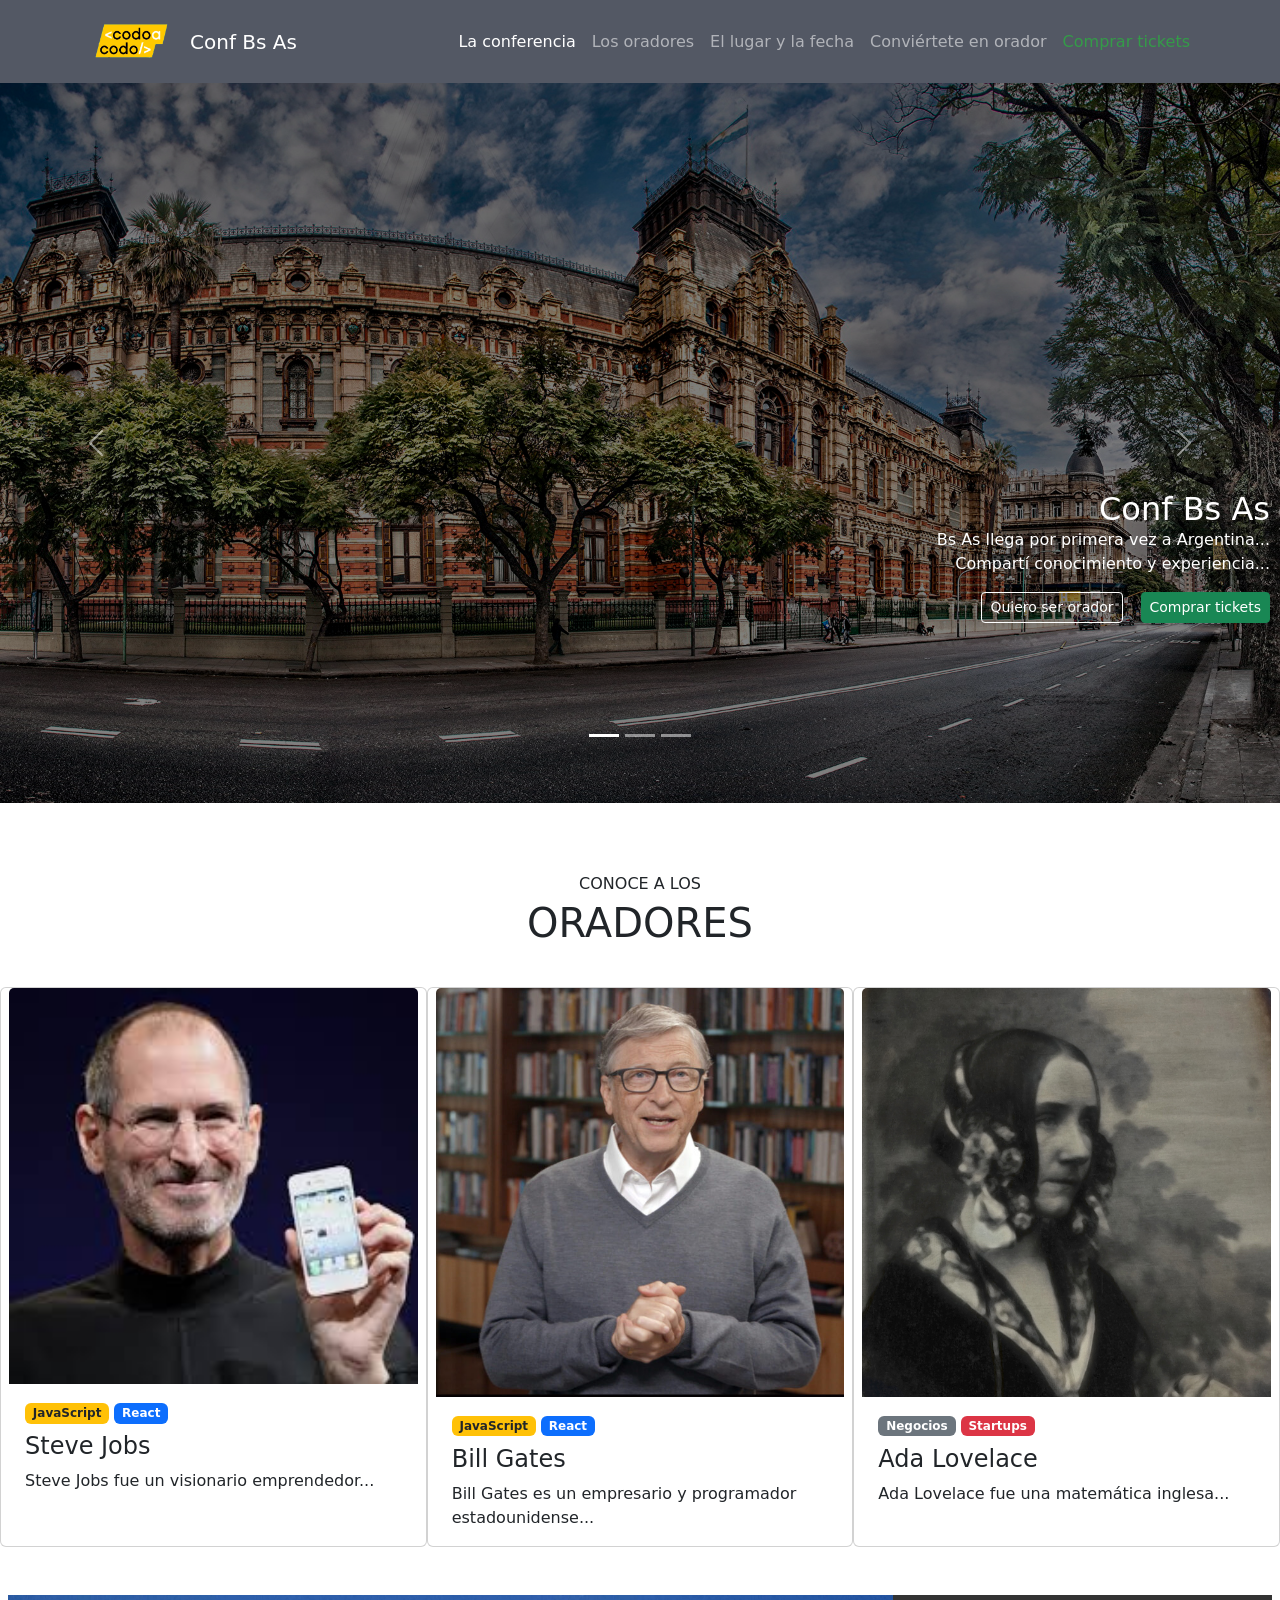
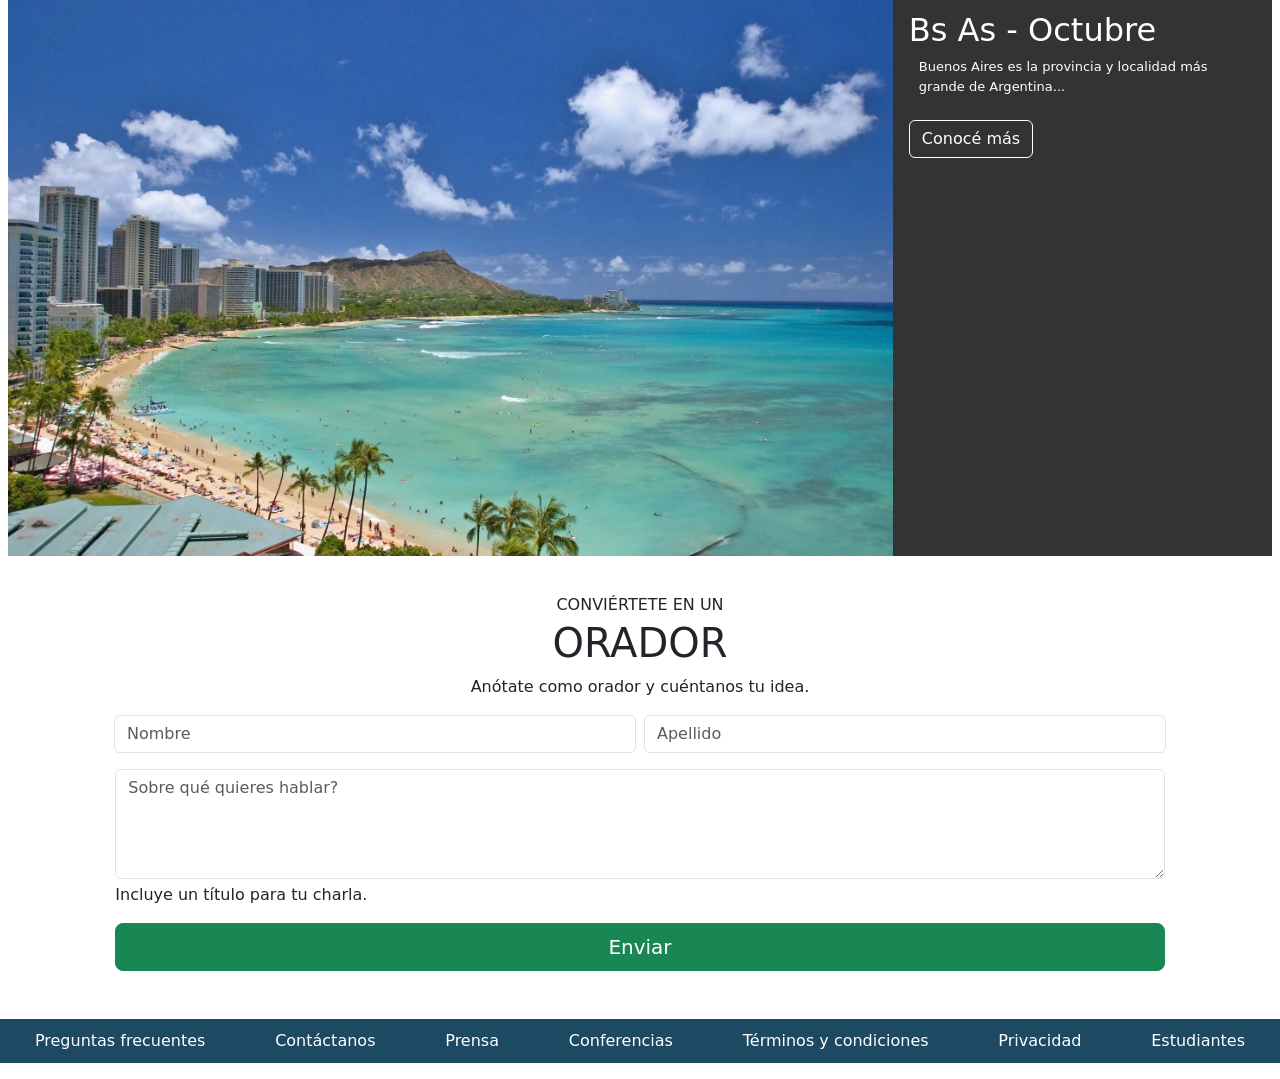
<file: index.html>
<!DOCTYPE html>
<html lang="es">

<head>
  <meta charset="UTF-8">
  <meta name="viewport" content="width=device-width, initial-scale=1.0">
  <link href="https://cdn.jsdelivr.net/npm/bootstrap@5.3.8/dist/css/bootstrap.min.css" rel="stylesheet"
    crossorigin="anonymous">

  <link rel="stylesheet" href="./css/style.css">
  <title>Trabajo Practico Integrador</title>
</head>

<body>

  <!-- ================= HEADER / NAV ================= -->

  <header>
    <nav class="cabeza navbar navbar-expand-lg navbar-dark">
      <div class="container">
        <a class="navbar-brand d-flex align-items-center gap-2" href="./index.html">
          <img class="imagenNavegador" src="./img/codoacodo.png" alt="Logo de codo a codo">
          Conf Bs As
        </a>

        <button class="navbar-toggler" type="button" data-bs-toggle="collapse" data-bs-target="#navbarNav"
          aria-controls="navbarNav" aria-expanded="false" aria-label="Toggle navigation">
          <span class="navbar-toggler-icon"></span>
        </button>

        <div class="collapse navbar-collapse justify-content-end" id="navbarNav">
          <ul class="navbar-nav">
            <li class="nav-item"><a class="nav-link active" href="#">La conferencia</a></li>
            <li class="nav-item"><a class="nav-link" href="#">Los oradores</a></li>
            <li class="nav-item"><a class="nav-link" href="#">El lugar y la fecha</a></li>
            <li class="nav-item"><a class="nav-link" href="#">Conviértete en orador</a></li>
            <li class="nav-item"><a class="comprarTickets nav-link" href="./pages/comprartickets.html">Comprar tickets</a></li>
          </ul>
        </div>
      </div>
    </nav>
  </header>

  <!-- ================= MAIN ================= -->

  <main>

    <!-- ===== CAROUSEL ===== -->

    <section>
      <div id="carouselExampleCaptions" class="carousel slide" data-bs-ride="carousel">

        <div class="carousel-indicators">
          <button type="button" data-bs-target="#carouselExampleCaptions" data-bs-slide-to="0" class="active"></button>
          <button type="button" data-bs-target="#carouselExampleCaptions" data-bs-slide-to="1"></button>
          <button type="button" data-bs-target="#carouselExampleCaptions" data-bs-slide-to="2"></button>
        </div>

        <div class="carousel-inner">

          <!-- Slide 1 -->
          <div class="carousel-item active">
            <img src="./img/ba1.jpg" class="d-block w-100 imagenCarousel" alt="Congreso">
            <div class="carousel-caption textoCaroselMargen">
              <h2 class="textoCarosel text-white">Conf Bs As</h2>
              <p class="textoCarosel">Bs As llega por primera vez a Argentina...</p>
              <p class="textoCarosel">Compartí conocimiento y experiencia...</p>
              <div class="mt-3 d-flex justify-content-end gap-2">
                <a class="btn margenBotones btn-sm text-white border border-white" href="#">Quiero ser orador</a>
                <a class="btn btn-sm text-white btn-success" href="./pages/comprartickets.html">Comprar tickets</a>
              </div>
            </div>
          </div>

          <!-- Slide 2 -->
          <div class="carousel-item">
            <img src="./img/ba2.jpg" class="d-block w-100 imagenCarousel" alt="Castillo">
            <div class="carousel-caption textoCaroselMargen">
              <h2 class="textoCarosel text-white">Conf Bs As</h2>
              <p class="textoCarosel">Bs As llega por primera vez a Argentina...</p>
              <p class="textoCarosel">Compartí conocimiento y experiencia...</p>
              <div class="mt-3 d-flex justify-content-end gap-2">
                <a class="btn margenBotones btn-sm text-white border border-white" href="#">Quiero ser orador</a>
                <a class="btn btn-sm text-white btn-success" href="./pages/comprartickets.html">Comprar tickets</a>
              </div>
            </div>
          </div>

          <!-- Slide 3 -->
          <div class="carousel-item">
            <img src="./img/ba3.jpg" class="d-block w-100 imagenCarousel" alt="Obelisco">
            <div class="carousel-caption textoCaroselMargen">
              <h2 class="textoCarosel text-white">Conf Bs As</h2>
              <p class="textoCarosel">Bs As llega por primera vez a Argentina...</p>
              <p class="textoCarosel">Compartí conocimiento y experiencia...</p>
              <div class="mt-3 d-flex justify-content-end gap-2">
                <a class="btn margenBotones btn-sm text-white border border-white" href="#">Quiero ser orador</a>
                <a class="btn btn-sm text-white btn-success" href="./pages/comprartickets.html">Comprar tickets</a>
              </div>
            </div>
          </div>

        </div>

        <button class="carousel-control-prev" type="button" data-bs-target="#carouselExampleCaptions" data-bs-slide="prev">
          <span class="carousel-control-prev-icon"></span>
        </button>

        <button class="carousel-control-next" type="button" data-bs-target="#carouselExampleCaptions" data-bs-slide="next">
          <span class="carousel-control-next-icon"></span>
        </button>

      </div>
    </section>

    <!-- ===== ORADORES ===== -->

    <section class="mt-5">
      <h1 class="text-center">
        <span class="tituloPrincipal">CONOCE A LOS</span><br>ORADORES
      </h1>

      <div class="row justify-content-center mt-4 g-3 px-2">

        <div class="card col-12 col-md-4">
          <img src="./img/steve.jpg" class="card-img-top" alt="Steve Jobs">
          <div class="card-body">
            <span class="badge bg-warning text-dark">JavaScript</span>
            <span class="badge bg-primary">React</span>
            <h4 class="card-title mt-2">Steve Jobs</h4>
            <p class="card-text">Steve Jobs fue un visionario emprendedor...</p>
          </div>
        </div>

        <div class="card col-12 col-md-4">
          <img src="./img/bill.jpg" class="card-img-top" alt="Bill Gates">
          <div class="card-body">
            <span class="badge bg-warning text-dark">JavaScript</span>
            <span class="badge bg-primary">React</span>
            <h4 class="card-title mt-2">Bill Gates</h4>
            <p class="card-text">Bill Gates es un empresario y programador estadounidense...</p>
          </div>
        </div>

        <div class="card col-12 col-md-4">
          <img src="./img/ada.jpeg" class="card-img-top" alt="Ada Lovelace">
          <div class="card-body">
            <span class="badge bg-secondary">Negocios</span>
            <span class="badge bg-danger">Startups</span>
            <h4 class="card-title mt-2">Ada Lovelace</h4>
            <p class="card-text">Ada Lovelace fue una matemática inglesa...</p>
          </div>
        </div>

      </div>
    </section>

    <!-- ===== PLAYA ===== -->

    <section class="mt-5">
      <div class="imagenPlaya mb-4 px-2">
        <img src="./img/honolulu.jpg" class="imagenPlayaPrincipal" alt="Playa">
        <div class="fondoPlaya p-3">
          <h2 class="text-white">Bs As - Octubre</h2>
          <p class="text-white textoPlaya">
            Buenos Aires es la provincia y localidad más grande de Argentina...
          </p>
          <button class="btn btn-outline text-white border-white mt-2">Conocé más</button>
        </div>
      </div>
    </section>

    <!-- ===== FORMULARIO ===== -->

    <section class="mt-4 mb-5 px-2">
      <h2 class="text-center">
        <span class="tituloPrincipal">CONVIÉRTETE EN UN</span><br>
        <span class="tituloSecundario">ORADOR</span>
      </h2>

      <p class="text-center">Anótate como orador y cuéntanos tu idea.</p>

      <form>

        <div class="row justify-content-center g-2">
          <div class="col-12 col-sm-5">
            <input type="text" class="form-control" placeholder="Nombre">
          </div>
          <div class="col-12 col-sm-5">
            <input type="text" class="form-control" placeholder="Apellido">
          </div>
        </div>

        <div class="row justify-content-center mt-3">
          <div class="col-12 col-sm-10">
            <textarea class="form-control" rows="4" placeholder="Sobre qué quieres hablar?"></textarea>
            <p class="mt-1">Incluye un título para tu charla.</p>
          </div>
        </div>

        <div class="row justify-content-center">
          <div class="col-12 col-sm-10">
            <button type="button" class="btn btn-success btn-lg w-100">Enviar</button>
          </div>
        </div>

      </form>
    </section>

  </main>

  <!-- ================= FOOTER ================= -->

  <footer class="mt-4">
    <ul class="pie">
      <li><a class="pieDecoracion" href="#">Preguntas frecuentes</a></li>
      <li><a class="pieDecoracion" href="#">Contáctanos</a></li>
      <li><a class="pieDecoracion" href="#">Prensa</a></li>
      <li><a class="pieDecoracion" href="#">Conferencias</a></li>
      <li><a class="pieDecoracion" href="#">Términos y condiciones</a></li>
      <li><a class="pieDecoracion" href="#">Privacidad</a></li>
      <li><a class="pieDecoracion" href="#">Estudiantes</a></li>
    </ul>
  </footer>

  <script src="https://cdn.jsdelivr.net/npm/bootstrap@5.3.8/dist/js/bootstrap.bundle.min.js"></script>

</body>
</html>
</file>
<file: css/style.css>
/* === RESET === */
* {
  margin: 0;
  padding: 0;
  box-sizing: border-box;
}

html, body {
  overflow-x: hidden;
}

body {
  scroll-behavior: smooth;
}

/* === NAVBAR === */
.imagenNavegador { width: 100px; }
.cabeza { background-color: #535864; }
.comprarTickets { color: rgb(52,155,72); }

/* === CAROUSEL === */
.imagenCarousel { filter: brightness(50%); }

.carousel-caption {
  left: 0 !important;
  right: 0 !important;
  width: 100%;
  padding: 0 10px !important;
  text-align: center !important;
}

.textoCarosel { text-align: right; margin: 0; }
.margenBotones { margin-right: 10px; }
.textoCaroselMargen { margin-bottom: 100px; }

.carousel { overflow: hidden; }
.carousel-inner { display: flex; transition: transform 0.5s ease; }

/* === BREAKPOINTS === */
@media (max-width: 725px) {
  .textoCarosel { font-size: 10px; }
  .textoCaroselMargen { margin: 0; }
}

@media (max-width: 450px) {
  .textoCarosel { font-size: 6px; }
}

/* === TITULOS === */
.tituloPrincipal { font-size: medium; }
.tituloSecundario { font-size: 40px; }

/* === SECCION PLAYA === */
.imagenPlaya {
  width: 100%;
  display: flex;
  flex-direction: row;
  overflow: hidden;
}

.imagenPlaya img {
  max-width: 100%;
  display: block;
}

.imagenPlayaPrincipal { width: 70%; }

@media (max-width: 600px) {
  .imagenPlaya { flex-direction: column; }
  .imagenPlayaPrincipal { width: 100%; }
}

.fondoPlaya { background-color: #333; }

.textoPlaya { margin-left: 10px; font-size: small; }

/* === FOOTER === */
.pie {
  display: flex;
  flex-direction: row;
  justify-content: space-around;
  background-color: rgb(29,73,98);
  height: auto;
  align-items: center;
  margin-top: 30px;
  padding: 10px 0 !important;
}

.pie li { list-style: none; }
.pieDecoracion { text-decoration: none; color: white; }

@media (max-width: 870px) {
  .pie { flex-direction: column; gap: 8px; }
}

/* === 320px === */
@media (max-width: 320px) {
  .textoCarosel { font-size: 8px; text-align: center; }
  .textoCaroselMargen { margin-bottom: 10px; }
  .margenBotones { margin-right: 5px; }
  .imagenPlayaPrincipal { width: 100%; }
  .textoPlaya { font-size: 12px; margin-left: 5px; }

  h1, h2 { font-size: 20px; text-align: center; }
  .tituloSecundario { font-size: 28px; }

  .navbar-brand img { width: 70px; }
  .navbar-brand { font-size: 14px; }

  .pie { gap: 6px; }
}

/* Evitar superposición del texto del carrusel con los indicadores */
.carousel-caption {
  bottom: 80px !important; /* Subimos el texto */
}

/* En móviles bajamos los indicadores y subimos más el texto */
@media (max-width: 576px) {
  .carousel-caption {
    bottom: 110px !important;
  }

  .carousel-indicators {
    bottom: 10px !important; /* los bajamos */
  }
}
.carousel-indicators {
  bottom: 40px !important; /* Subimos los indicadores */
}
</file>
